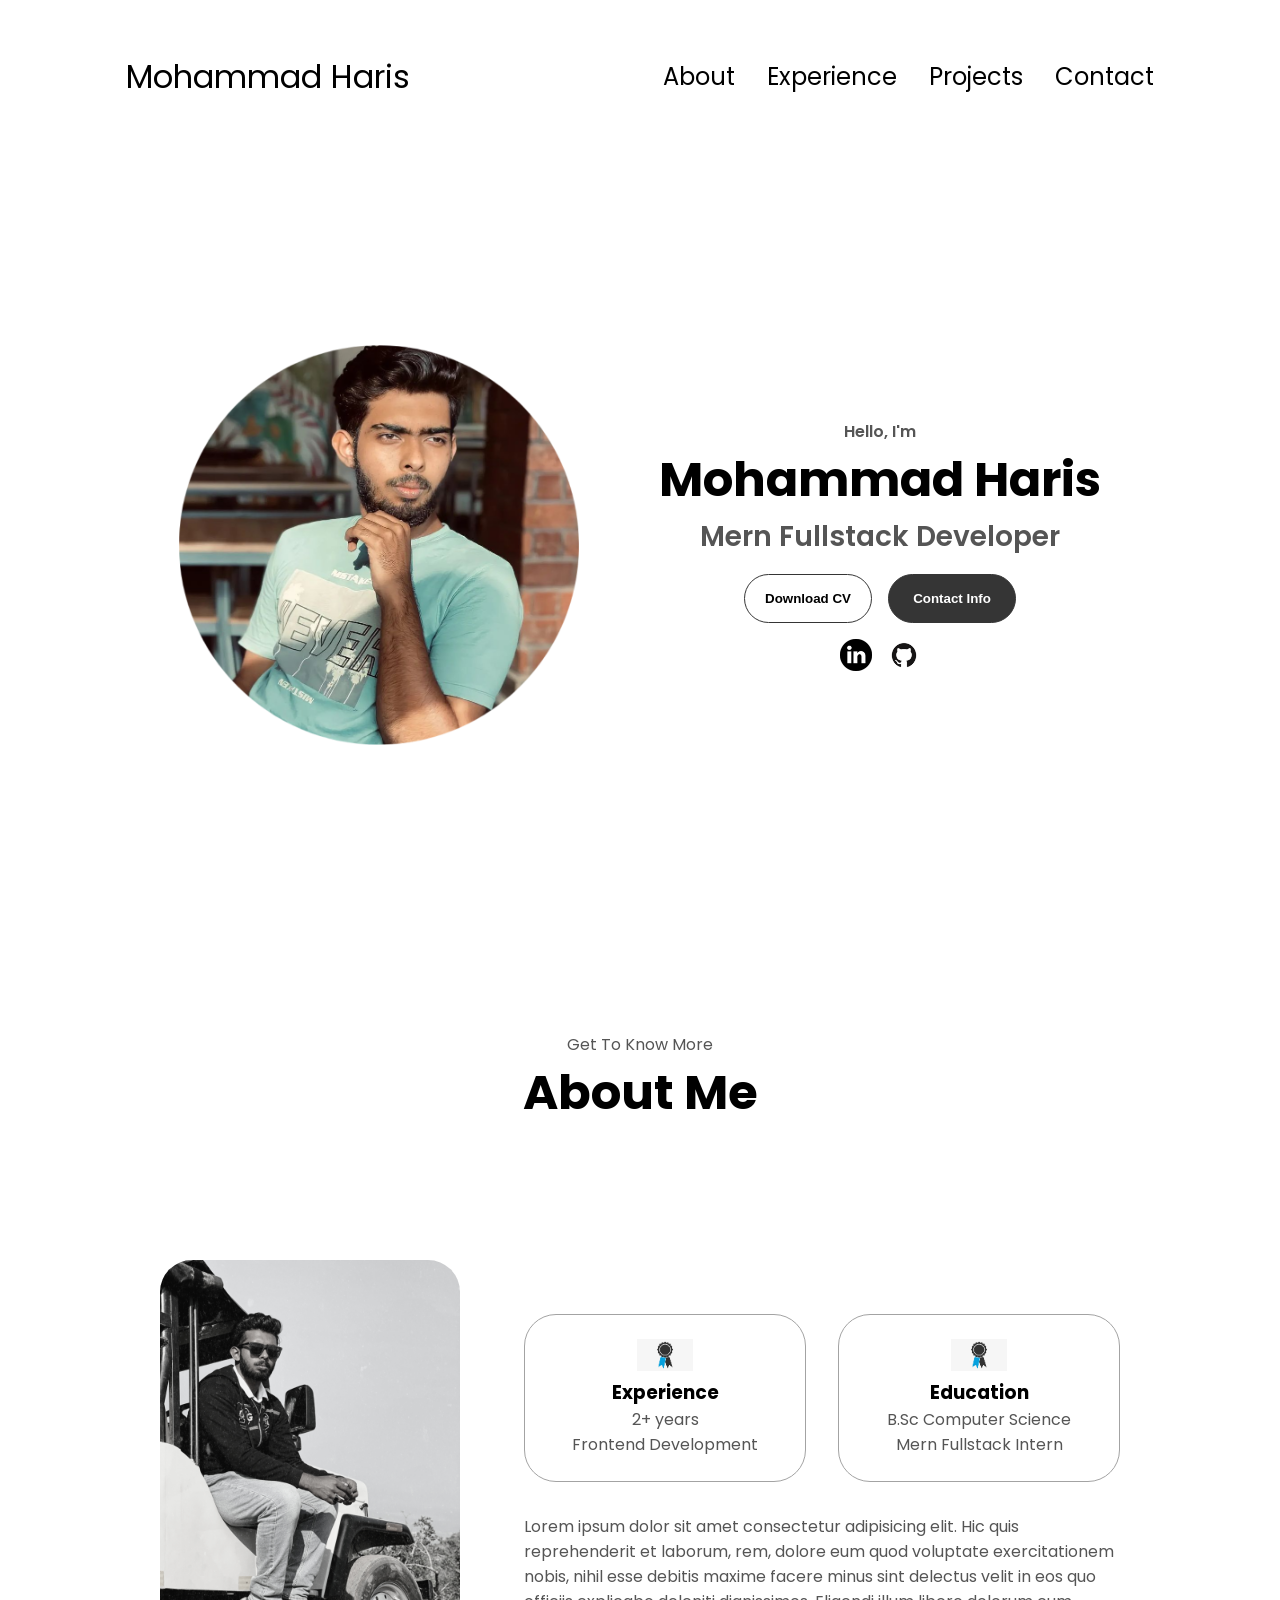
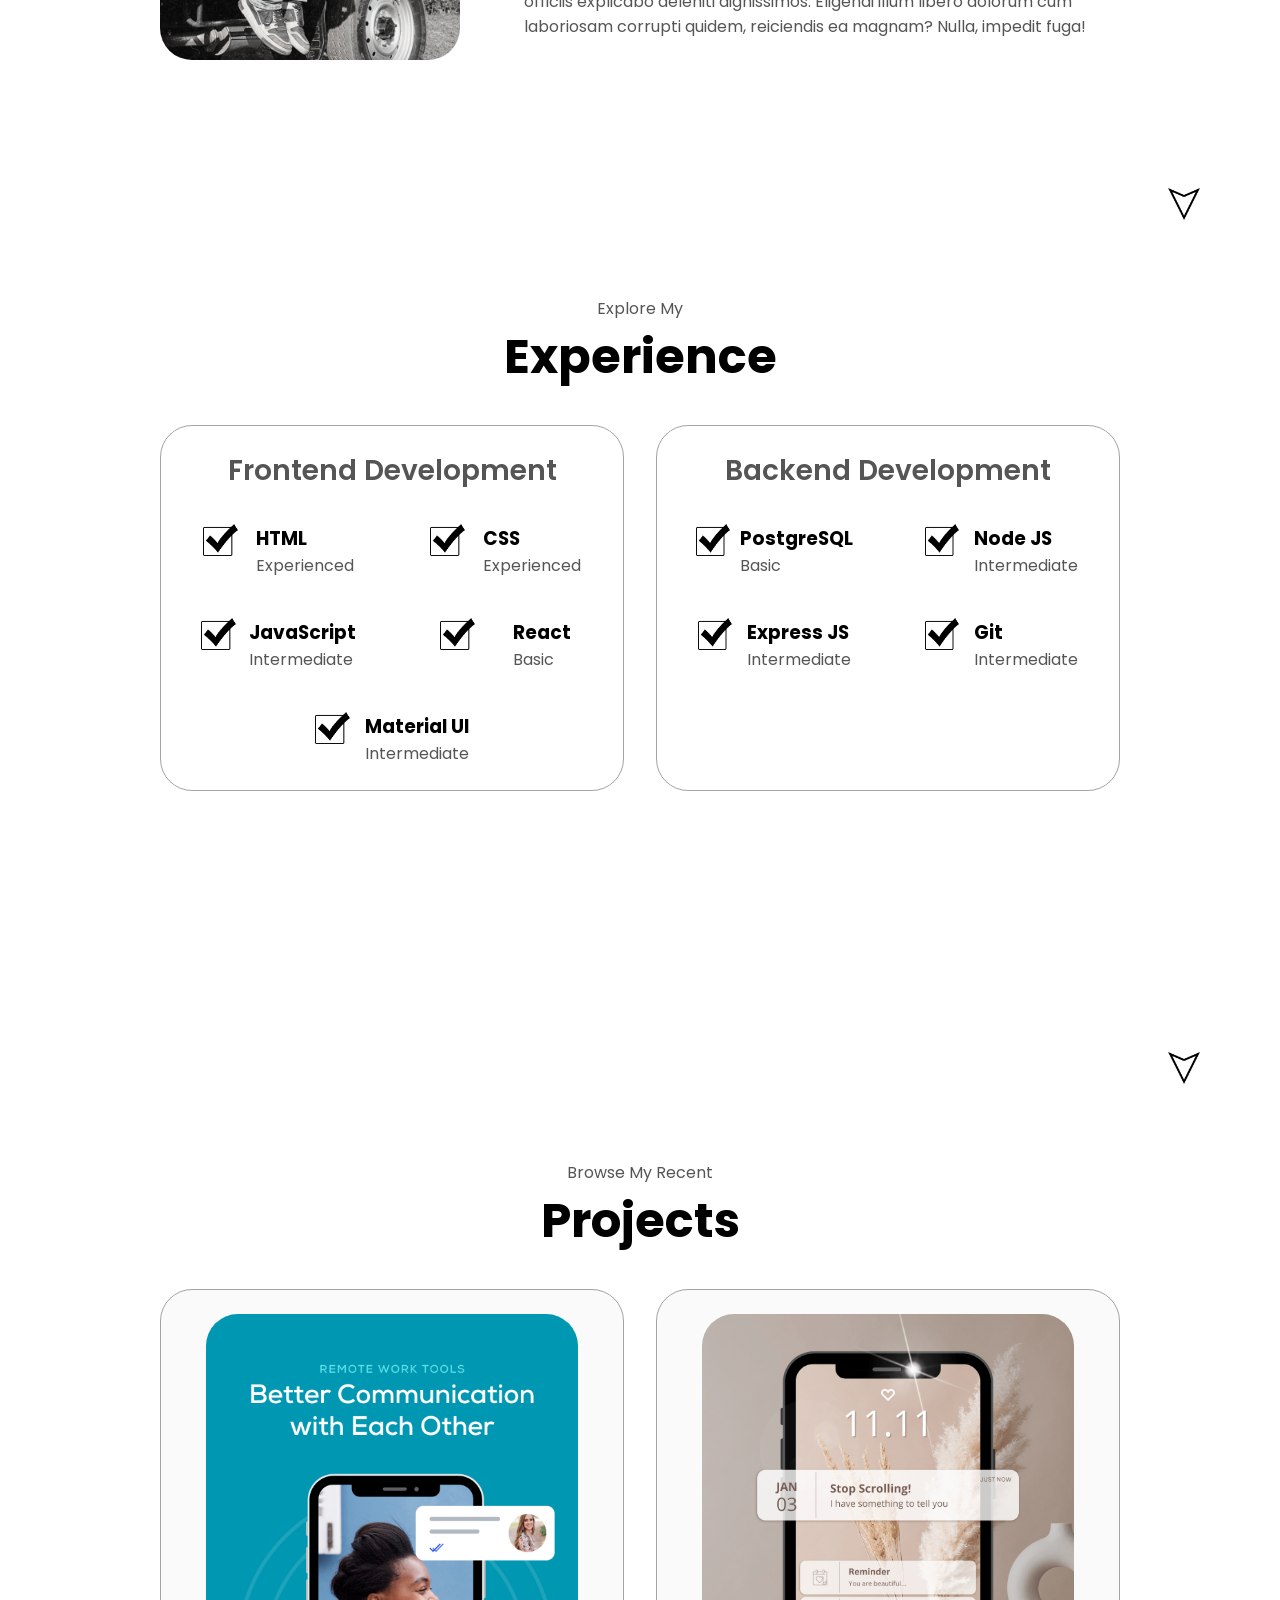
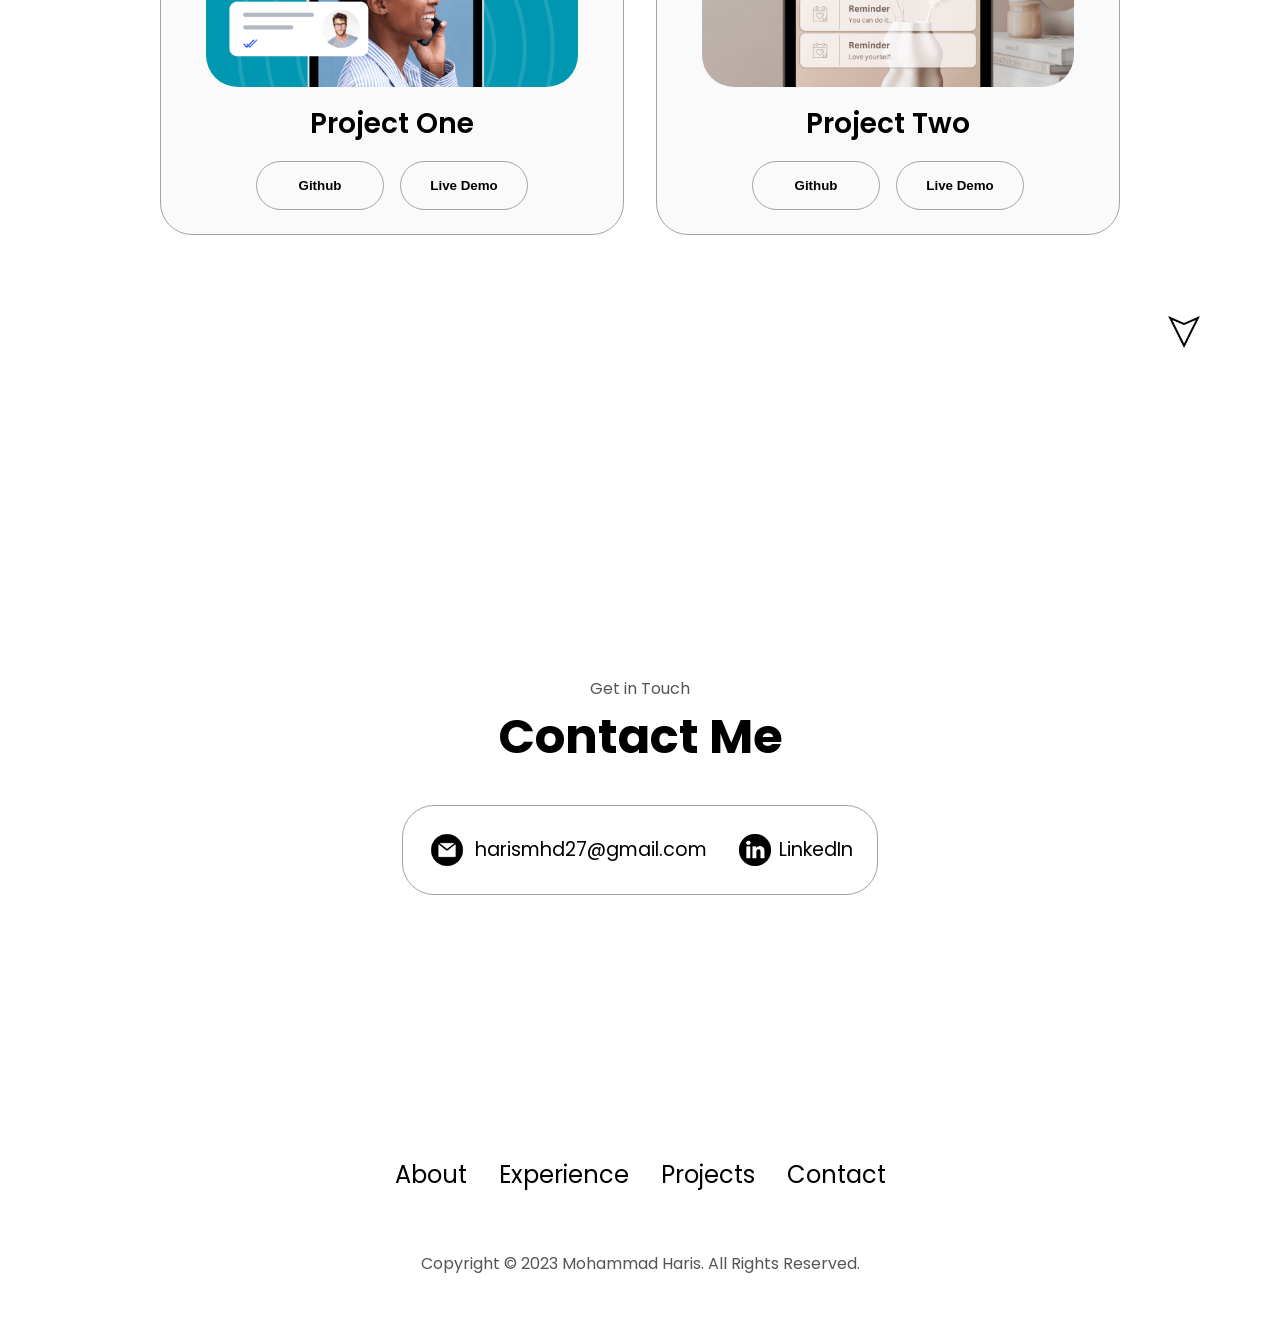
<file: portfolio.html>
<!DOCTYPE html>
<html lang="en">
<head>
  <meta charset="UTF-8">
  <meta name="viewport" content="width=device-width, initial-scale=1.0">
  <link rel="stylesheet" href="portfolio.css">
  <title>My portfolio</title>
  <link rel="stylesheet" href="mediaqueries.css"/>

</head>
<body>
  <nav id="desktop-nav">
    <div class="logo">Mohammad Haris</div>
    <div>
      <ul class="nav-links">
        <li><a href="#about">About</a></li>
        <li><a href="#experience">Experience</a></li>
        <li><a href="#projects">Projects</a></li>
        <li><a href="#contact">Contact</a></li>
      </ul>
    </div>
  </nav>
  <nav id="hamburger-nav">
    <div class="logo">Mohammad Haris</div>
    <div class="hamburger-menu">
      <div class="hamburger-icon" onclick="toggleMenu()">
        <span></span>
        <span></span>
        <span></span>
      </div>
      <div class="menu-links">
        <li><a href="#about" onclick="toggleMenu()">About</a></li>
        <li><a href="#experience" onclick="toggleMenu()">Experience</a></li>
        <li><a href="#projects" onclick="toggleMenu()">Projects</a></li>
        <li><a href="#contact" onclick="toggleMenu()">Contact</a></li>
      </div>
    </div>
  </nav>
  <section id="profile">
    <div class="section__pic-container">
      <img src="./Images/image.png" alt="John Doe profile picture" />
    </div>
    <div class="section__text">
      <p class="section__text__p1">Hello, I'm</p>
      <h1 class="title">Mohammad Haris</h1>
      <p class="section__text__p2">Mern Fullstack Developer</p>
      <div class="btn-container">
        <button
          class="btn btn-color-2"
          onclick="window.open('./assets/resume-example.pdf')"
        >
          Download CV
        </button>
        <button class="btn btn-color-1" onclick="location.href='./#contact'">
          Contact Info
        </button>
      </div>
      <div id="socials-container">
        <img
          src="./assets/download.png"
          alt="My LinkedIn profile"
          class="icon"
          onclick="location.href='https://linkedin.com/'"
        />
        <img
          src="./assets/github.png"
          alt="My Github profile"
          class="icon"
          onclick="location.href='https://github.com/'"
        />
      </div>
    </div>
  </section>
  <section id="about">
    <p class="section__text__p1">Get To Know More</p>
    <h1 class="title">About Me</h1>
    <div class="section-container">
      <div class="section__pic-container">
        <img
          src="./Images/PicsArt_08-19-02.45.47.jpg"
          alt="Profile picture"
          class="about-pic"
        />
      </div>
      <div class="about-details-container">
        <div class="about-containers">
          <div class="details-container">
            <img
              src="./assets/experience.png"
              alt="Experience icon"
              class="icon"
            />
            <h3>Experience</h3>
            <p>2+ years <br />Frontend Development</p>
          </div>
          <div class="details-container">
            <img
              src="./assets/experience.png"
              alt="Education icon"
              class="icon"
            />
            <h3>Education</h3>
            <p>B.Sc Computer Science<br />Mern Fullstack Intern</p>
          </div>
        </div>
        <div class="text-container">
          <p>
            Lorem ipsum dolor sit amet consectetur adipisicing elit. Hic quis
            reprehenderit et laborum, rem, dolore eum quod voluptate
            exercitationem nobis, nihil esse debitis maxime facere minus sint
            delectus velit in eos quo officiis explicabo deleniti dignissimos.
            Eligendi illum libero dolorum cum laboriosam corrupti quidem,
            reiciendis ea magnam? Nulla, impedit fuga!
          </p>
        </div>
      </div>
    </div>
    <img
      src="./assets/arrow.png"
      alt="Arrow icon"
      class="icon arrow"
      onclick="location.href='./#experience'"
    />
  </section>
  <section id="experience">
    <p class="section__text__p1">Explore My</p>
    <h1 class="title">Experience</h1>
    <div class="experience-details-container">
      <div class="about-containers">
        <div class="details-container">
          <h2 class="experience-sub-title">Frontend Development</h2>
          <div class="article-container">
            <article>
              <img
                src="./assets/checkmark.png"
                alt="Experience icon"
                class="icon"
              />
              <div>
                <h3>HTML</h3>
                <p>Experienced</p>
              </div>
            </article>
            <article>
              <img
                src="./assets/checkmark.png"
                alt="Experience icon"
                class="icon"
              />
              <div>
                <h3>CSS</h3>
                <p>Experienced</p>
              </div>
            </article>
            <!-- <article>
              <img
                src="./assets/checkmark.png"
                alt="Experience icon"
                class="icon"
              />
              <div>
                <h3>SASS</h3>
                <p>Intermediate</p>
              </div>
            </article> -->
            <article>
              <img
                src="./assets/checkmark.png"
                alt="Experience icon"
                class="icon"
              />
              <div>
                <h3>JavaScript</h3>
                <p>Intermediate</p>
              </div>
            </article>
            <article>
              <img
                src="./assets/checkmark.png"
                alt="Experience icon"
                class="icon"
              />
              <div>
                <h3>React</h3>
                <p>Basic</p>
              </div>
            </article>
            <article>
              <img
                src="./assets/checkmark.png"
                alt="Experience icon"
                class="icon"
              />
              <div>
                <h3>Material UI</h3>
                <p>Intermediate</p>
              </div>
            </article>
          </div>
        </div>
        <div class="details-container">
          <h2 class="experience-sub-title">Backend Development</h2>
          <div class="article-container">
            <article>
              <img
                src="./assets/checkmark.png"
                alt="Experience icon"
                class="icon"
              />
              <div>
                <h3>PostgreSQL</h3>
                <p>Basic</p>
              </div>
            </article>
            <article>
              <img
                src="./assets/checkmark.png"
                alt="Experience icon"
                class="icon"
              />
              <div>
                <h3>Node JS</h3>
                <p>Intermediate</p>
              </div>
            </article>
            <article>
              <img
                src="./assets/checkmark.png"
                alt="Experience icon"
                class="icon"
              />
              <div>
                <h3>Express JS</h3>
                <p>Intermediate</p>
              </div>
            </article>
            <article>
              <img
                src="./assets/checkmark.png"
                alt="Experience icon"
                class="icon"
              />
              <div>
                <h3>Git</h3>
                <p>Intermediate</p>
              </div>
            </article>
          </div>
        </div>
      </div>
    </div>
    <img
      src="./assets/arrow.png"
      alt="Arrow icon"
      class="icon arrow"
      onclick="location.href='./#projects'"
    />
  </section>
  <section id="projects">
    <p class="section__text__p1">Browse My Recent</p>
    <h1 class="title">Projects</h1>
    <div class="experience-details-container">
      <div class="about-containers">
        <div class="details-container color-container">
          <div class="article-container">
            <img
              src="./assets/project-1.png"
              alt="Project 1"
              class="project-img"
            />
          </div>
          <h2 class="experience-sub-title project-title">Project One</h2>
          <div class="btn-container">
            <button
              class="btn btn-color-2 project-btn"
              onclick="location.href='https://github.com/'"
            >
              Github
            </button>
            <button
              class="btn btn-color-2 project-btn"
              onclick="location.href='https://github.com/'"
            >
              Live Demo
            </button>
          </div>
        </div>
        <div class="details-container color-container">
          <div class="article-container">
            <img
              src="./assets/project-2.png"
              alt="Project 2"
              class="project-img"
            />
          </div>
          <h2 class="experience-sub-title project-title">Project Two</h2>
          <div class="btn-container">
            <button
              class="btn btn-color-2 project-btn"
              onclick="location.href='https://github.com/'"
            >
              Github
            </button>
            <button
              class="btn btn-color-2 project-btn"
              onclick="location.href='https://github.com/'"
            >
              Live Demo
            </button>
          </div>
        </div>
        <!-- <div class="details-container color-container">
          <div class="article-container">
            <img
              src="./assets/project-3.png"
              alt="Project 3"
              class="project-img"
            />
          </div>
          <h2 class="experience-sub-title project-title">Project Three</h2>
          <div class="btn-container">
            <button
              class="btn btn-color-2 project-btn"
              onclick="location.href='https://github.com/'"
            >
              Github
            </button>
            <button
              class="btn btn-color-2 project-btn"
              onclick="location.href='https://github.com/'"
            >
              Live Demo
            </button>
          </div>
        </div> -->
      </div>
    </div>
    <img
      src="./assets/arrow.png"
      alt="Arrow icon"
      class="icon arrow"
      onclick="location.href='./#contact'"
    />
  </section>
  <section id="contact">
    <p class="section__text__p1">Get in Touch</p>
    <h1 class="title">Contact Me</h1>
    <div class="contact-info-upper-container">
      <div class="contact-info-container">
        <img
          src="./assets/email.png"
          alt="Email icon"
          class="icon contact-icon email-icon"
        />
        <p><a href="mailto:harismhd27@gmail.com">harismhd27@gmail.com</a></p>
      </div>
      <div class="contact-info-container">
        <img
          src="./assets/download.png"
          alt="LinkedIn icon"
          class="icon contact-icon"
        />
        <p><a href="https://www.linkedin.com">LinkedIn</a></p>
      </div>
    </div>
  </section>
  <footer>
    <nav>
      <div class="nav-links-container">
        <ul class="nav-links">
          <li><a href="#about">About</a></li>
          <li><a href="#experience">Experience</a></li>
          <li><a href="#projects">Projects</a></li>
          <li><a href="#contact">Contact</a></li>
        </ul>
      </div>
    </nav>
    <p>Copyright &#169; 2023 Mohammad Haris. All Rights Reserved.</p>
  </footer>
  <script src="script.js"></script>
</body>
</html>
</file>
<file: portfolio.css>
/*general  */
/* GENERAL */

@import url("https://fonts.googleapis.com/css2?family=Poppins:wght@300;400;500;600&display=swap");

* {
  margin: 0;
  padding: 0;
}

body {
  font-family: "Poppins", sans-serif;
}

html {
  scroll-behavior: smooth;
}

p {
  color: rgb(85, 85, 85);
}

/* TRANSITION */

a,
.btn {
  transition: all 300ms ease;
}

/* DESKTOP NAV */

nav,
.nav-links {
  display: flex;
}

nav {
  justify-content: space-around;
  align-items: center;
  height: 17vh;
}

.nav-links {
  gap: 2rem;
  list-style: none;
  font-size: 1.5rem;
}

a {
  color: black;
  text-decoration: none;
  text-decoration-color: white;
}

a:hover {
  color: grey;
  text-decoration: underline;
  text-underline-offset: 1rem;
  text-decoration-color: rgb(181, 181, 181);
}

.logo {
  font-size: 2rem;
}

.logo:hover {
  cursor: default;
}

/* HAMBURGER MENU */

#hamburger-nav {
  display: none;
}

.hamburger-menu {
  position: relative;
  display: inline-block;
}

.hamburger-icon {
  display: flex;
  flex-direction: column;
  justify-content: space-between;
  height: 24px;
  width: 30px;
  cursor: pointer;
}

.hamburger-icon span {
  width: 100%;
  height: 2px;
  background-color: black;
  transition: all 0.3 ease-in-out;
}

.menu-links {
  position: absolute;
  top: 100%;
  right: 0;
  background-color: white;
  width: fit-content;
  max-height: 0;
  overflow: hidden;
  transition: all 0.3 ease-in-out;
}

.menu-links a {
  display: block;
  padding: 10px;
  text-align: center;
  font-size: 1.5rem;
  color: black;
  text-decoration: none;
  transition: all 0.3 ease-in-out;
}

.menu-links li {
  list-style: none;
}

.menu-links.open {
  max-height: 300px;
}

.hamburger-icon.open span:first-child {
  transform: rotate(45deg) translate(10px, 5px);
}

.hamburger-icon.open span:nth-child(2) {
  opacity: 0;
}

.hamburger-icon.open span:last-child {
  transform: rotate(-45deg) translate(10px, -5px);
}

.hamburger-icon span:first-child {
  transform: none;
}

.hamburger-icon span:first-child {
  opacity: 1;
}

.hamburger-icon span:first-child {
  transform: none;
}

/* SECTIONS */

section {
  padding-top: 4vh;
  height: 96vh;
  margin: 0 10rem;
  box-sizing: border-box;
  min-height: fit-content;
}

.section-container {
  display: flex;
}

/* PROFILE SECTION */

#profile {
  display: flex;
  justify-content: center;
  gap: 5rem;
  height: 80vh;
}

.section__pic-container {
  display: flex;
  height: 400px;
  width: 400px;
  margin: auto 0;
}

.section__text {
  align-self: center;
  text-align: center;
}

.section__text p {
  font-weight: 600;
}

.section__text__p1 {
  text-align: center;
}

.section__text__p2 {
  font-size: 1.75rem;
  margin-bottom: 1rem;
}

.title {
  font-size: 3rem;
  text-align: center;
}

#socials-container {
  display: flex;
  justify-content: center;
  margin-top: 1rem;
  gap: 1rem;
}

/* ICONS */

.icon {
  cursor: pointer;
  height: 2rem;
}

/* BUTTONS */

.btn-container {
  display: flex;
  justify-content: center;
  gap: 1rem;
}

.btn {
  font-weight: 600;
  transition: all 300ms ease;
  padding: 1rem;
  width: 8rem;
  border-radius: 2rem;
}

.btn-color-1,
.btn-color-2 {
  border: rgb(53, 53, 53) 0.1rem solid;
}

.btn-color-1:hover,
.btn-color-2:hover {
  cursor: pointer;
}

.btn-color-1,
.btn-color-2:hover {
  background: rgb(53, 53, 53);
  color: white;
}

.btn-color-1:hover {
  background: rgb(0, 0, 0);
}

.btn-color-2 {
  background: none;
}

.btn-color-2:hover {
  border: rgb(255, 255, 255) 0.1rem solid;
}

.btn-container {
  gap: 1rem;
}

/* ABOUT SECTION */

#about {
  position: relative;
}

.about-containers {
  gap: 2rem;
  margin-bottom: 2rem;
  margin-top: 2rem;
}

.about-details-container {
  justify-content: center;
  flex-direction: column;
}

.about-containers,
.about-details-container {
  display: flex;
}

.about-pic {
  border-radius: 2rem;
}

.arrow {
  position: absolute;
  right: -5rem;
  bottom: 2.5rem;
}

.details-container {
  padding: 1.5rem;
  flex: 1;
  background: white;
  border-radius: 2rem;
  border: rgb(53, 53, 53) 0.1rem solid;
  border-color: rgb(163, 163, 163);
  text-align: center;
}

.section-container {
  gap: 4rem;
  height: 80%;
}

.section__pic-container {
  height: 400px;
  width: 400px;
  margin: auto 0;
}

/* EXPERIENCE SECTION */

#experience {
  position: relative;
}

.experience-sub-title {
  color: rgb(85, 85, 85);
  font-weight: 600;
  font-size: 1.75rem;
  margin-bottom: 2rem;
}

.experience-details-container {
  display: flex;
  justify-content: center;
  flex-direction: column;
}

.article-container {
  display: flex;
  text-align: initial;
  flex-wrap: wrap;
  flex-direction: row;
  gap: 2.5rem;
  justify-content: space-around;
}

article {
  display: flex;
  width: 10rem;
  justify-content: space-around;
  gap: 0.5rem;
}

article .icon {
  cursor: default;
}

/* PROJECTS SECTION */

#projects {
  position: relative;
}

.color-container {
  border-color: rgb(163, 163, 163);
  background: rgb(250, 250, 250);
}

.project-img {
  border-radius: 2rem;
  width: 90%;
  height: 90%;
}

.project-title {
  margin: 1rem;
  color: black;
}

.project-btn {
  color: black;
  border-color: rgb(163, 163, 163);
}

/* CONTACT */

#contact {
  display: flex;
  justify-content: center;
  flex-direction: column;
  height: 70vh;
  margin-top: 5rem;
}

.contact-info-upper-container {
  display: flex;
  justify-content: center;
  border-radius: 2rem;
  border: rgb(53, 53, 53) 0.1rem solid;
  border-color: rgb(163, 163, 163);
  background: (250, 250, 250);
  margin: 2rem auto;
  padding: 0.5rem;
}

.contact-info-container {
  display: flex;
  align-items: center;
  justify-content: center;
  gap: 0.5rem;
  margin: 1rem;
}

.contact-info-container p {
  font-size: larger;
}

.contact-icon {
  cursor: default;
}

.email-icon {
  height: 2.5rem;
}

/* FOOTER SECTION */

footer {
  height: 26vh;
  margin: 0 1rem;
}

footer p {
  text-align: center;
}
</file>
<file: mediaqueries.css>
@media screen and (max-width: 1400px) {
    #profile {
      height: 83vh;
      margin-bottom: 6rem;
    }
    .about-containers {
      flex-wrap: wrap;
    }
  }
  
  @media screen and (max-width: 1200px) {
    #desktop-nav {
      display: none;
    }
    #hamburger-nav {
      display: flex;
    }
    #experience,
    .experience-details-container {
      margin-top: 2rem;
    }
    #profile,
    .section-container {
      display: block;
    }
    .arrow {
      display: none;
    }
    section,
    .section-container {
      height: fit-content;
    }
    section {
      margin: 0 5%;
    }
    .section__pic-container {
      width: 275px;
      height: 275px;
      margin: 0 auto 2rem;
    }
    .about-containers {
      margin-top: 0;
    }
  }
  
  @media screen and (max-width: 600px) {
    #contact,
    footer {
      height: 40vh;
    }
    #profile {
      height: 83vh;
      margin-bottom: 0;
    }
    article {
      font-size: 1rem;
    }
    footer nav {
      height: fit-content;
      margin-bottom: 2rem;
    }
    .about-containers,
    .contact-info-upper-container,
    .btn-container {
      flex-wrap: wrap;
    }
    .contact-info-container {
      margin: 0;
    }
    .contact-info-container p,
    .nav-links li a {
      font-size: 1rem;
    }
    .experience-sub-title {
      font-size: 1.25rem;
    }
    .logo {
      font-size: 1.5rem;
    }
    .nav-links {
      flex-direction: column;
      gap: 0.5rem;
      text-align: center;
    }
    .section__pic-container {
      width: auto;
      height: 46vw;
      justify-content: center;
    }
    .section__text__p2 {
      font-size: 1.25rem;
    }
    .title {
      font-size: 2rem;
    }
    .text-container {
      text-align: justify;
    }
  }
</file>
